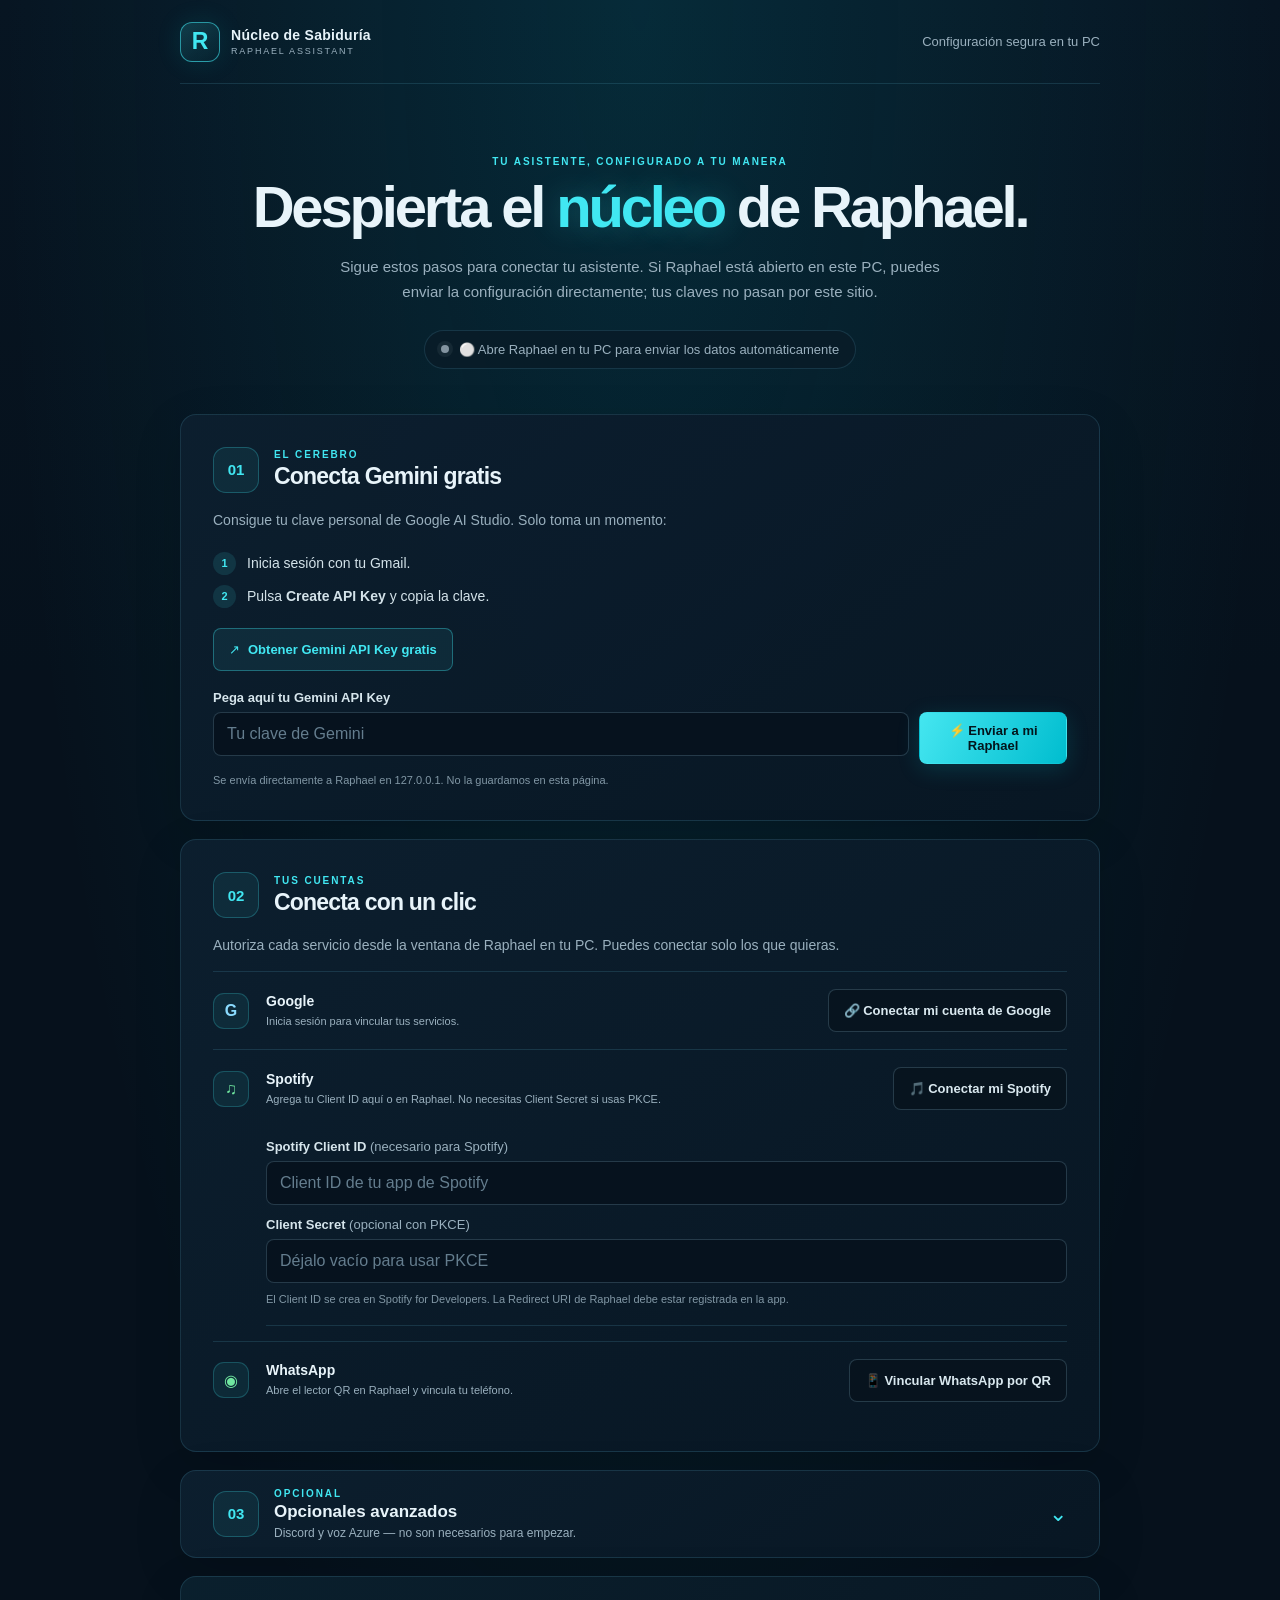
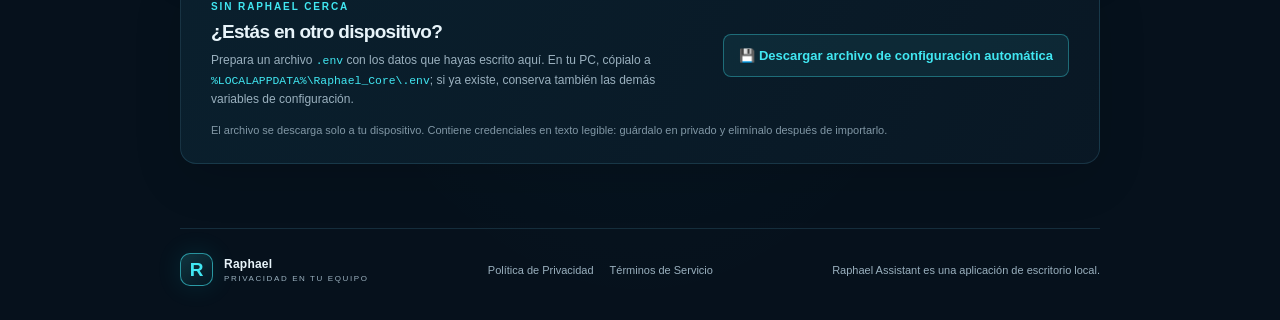
<file: index.html>
<!doctype html>
<html lang="es">
<head>
  <meta charset="utf-8">
  <meta name="viewport" content="width=device-width, initial-scale=1">
  <meta name="theme-color" content="#06111c">
  <meta name="description" content="Configura Raphael Assistant paso a paso. Tus claves se guardan en tu propio PC.">
  <title>Núcleo de Sabiduría — Raphael</title>
  <link rel="stylesheet" href="portal.css">
  <script src="portal.js" defer></script>
</head>
<body>
  <header class="site-header">
    <a class="brand" href="./" aria-label="Núcleo de Sabiduría Raphael, inicio">
      <span class="brand-mark" aria-hidden="true">R</span>
      <span><strong>Núcleo de Sabiduría</strong><small>RAPHAEL ASSISTANT</small></span>
    </a>
    <span class="header-link">Configuración segura en tu PC</span>
  </header>

  <main>
    <section class="hero">
      <p class="eyebrow">TU ASISTENTE, CONFIGURADO A TU MANERA</p>
      <h1>Despierta el <span>núcleo</span> de Raphael.</h1>
      <p class="hero-copy">Sigue estos pasos para conectar tu asistente. Si Raphael está abierto en este PC, puedes enviar la configuración directamente; tus claves no pasan por este sitio.</p>
      <div id="connection-status" class="connection-status is-checking" role="status" aria-live="polite">
        <span class="status-dot" aria-hidden="true"></span>
        <span id="connection-message">Buscando a Raphael en este equipo…</span>
      </div>
      <p id="raphael-name" class="raphael-name" hidden></p>
    </section>

    <section class="steps" aria-label="Configuración paso a paso">
      <article class="card step-card" id="configuration">
        <div class="step-heading">
          <span class="step-number">01</span>
          <div><p class="eyebrow">EL CEREBRO</p><h2>Conecta Gemini gratis</h2></div>
        </div>
        <p>Consigue tu clave personal de Google AI Studio. Solo toma un momento:</p>
        <ol class="quick-steps">
          <li><span>1</span><span>Inicia sesión con tu Gmail.</span></li>
          <li><span>2</span><span>Pulsa <strong>Create API Key</strong> y copia la clave.</span></li>
        </ol>
        <a class="button button-secondary" href="https://aistudio.google.com/app/apikey" target="_blank" rel="noopener noreferrer">
          <span aria-hidden="true">↗</span> Obtener Gemini API Key gratis
        </a>
        <label class="field-label" for="gemini-key">Pega aquí tu Gemini API Key</label>
        <div class="input-action">
          <input id="gemini-key" name="gemini_api_key" type="password" autocomplete="off" spellcheck="false" placeholder="Tu clave de Gemini" aria-describedby="key-note">
          <button class="button button-primary" id="send-gemini" type="button">⚡ Enviar a mi Raphael</button>
        </div>
        <small id="key-note" class="field-note">Se envía directamente a Raphael en 127.0.0.1. No la guardamos en esta página.</small>
      </article>

      <article class="card step-card">
        <div class="step-heading">
          <span class="step-number">02</span>
          <div><p class="eyebrow">TUS CUENTAS</p><h2>Conecta con un clic</h2></div>
        </div>
        <p>Autoriza cada servicio desde la ventana de Raphael en tu PC. Puedes conectar solo los que quieras.</p>
        <div class="connect-list">
          <div class="connect-row">
            <span class="connect-icon" aria-hidden="true">G</span>
            <span class="connect-copy"><strong>Google</strong><small>Inicia sesión para vincular tus servicios.</small></span>
            <button class="button button-outline" type="button" data-oauth="google">🔗 Conectar mi cuenta de Google</button>
          </div>
          <div class="connect-row">
            <span class="connect-icon spotify" aria-hidden="true">♫</span>
            <span class="connect-copy"><strong>Spotify</strong><small>Agrega tu Client ID aquí o en Raphael. No necesitas Client Secret si usas PKCE.</small></span>
            <button class="button button-outline" type="button" data-oauth="spotify">🎵 Conectar mi Spotify</button>
          </div>
          <div class="spotify-setup">
            <label class="field-label" for="spotify-client-id">Spotify Client ID <span class="optional">(necesario para Spotify)</span></label>
            <input id="spotify-client-id" autocomplete="off" spellcheck="false" placeholder="Client ID de tu app de Spotify">
            <label class="field-label" for="spotify-client-secret">Client Secret <span class="optional">(opcional con PKCE)</span></label>
            <input id="spotify-client-secret" type="password" autocomplete="off" spellcheck="false" placeholder="Déjalo vacío para usar PKCE">
            <small class="field-note">El Client ID se crea en Spotify for Developers. La Redirect URI de Raphael debe estar registrada en la app.</small>
          </div>
          <div class="connect-row">
            <span class="connect-icon whatsapp" aria-hidden="true">◉</span>
            <span class="connect-copy"><strong>WhatsApp</strong><small>Abre el lector QR en Raphael y vincula tu teléfono.</small></span>
            <button class="button button-outline" type="button" data-oauth="whatsapp">📱 Vincular WhatsApp por QR</button>
          </div>
        </div>
      </article>

      <details class="card advanced-card">
        <summary>
          <span class="step-number">03</span>
          <span><span class="eyebrow">OPCIONAL</span><strong>Opcionales avanzados</strong><small>Discord y voz Azure — no son necesarios para empezar.</small></span>
          <span class="chevron" aria-hidden="true">⌄</span>
        </summary>
        <div class="advanced-content">
          <div class="advanced-intro">
            <h2>Solo si los necesitas</h2>
            <p>Raphael funciona sin estas integraciones. Las credenciales se guardan únicamente en tu equipo.</p>
          </div>
          <label class="field-label" for="discord-token">Discord Bot Token</label>
          <input id="discord-token" type="password" autocomplete="off" spellcheck="false" placeholder="Token privado del bot">
          <label class="field-label" for="discord-user-id">Tu Discord User ID <span class="optional">(opcional)</span></label>
          <input id="discord-user-id" autocomplete="off" inputmode="numeric" placeholder="ID numérico de usuario">
          <label class="field-label" for="azure-key">Azure Speech Key <span class="optional">(opcional)</span></label>
          <input id="azure-key" type="password" autocomplete="off" spellcheck="false" placeholder="Edge TTS neuronal gratis es la alternativa automática">
          <label class="field-label" for="azure-region">Azure Speech Region</label>
          <input id="azure-region" autocomplete="off" placeholder="Por ejemplo: eastus">
          <button class="button button-primary advanced-save" id="send-advanced" type="button">Guardar opciones en Raphael</button>
        </div>
      </details>

      <section class="card backup-card" aria-labelledby="backup-title">
        <div class="backup-copy">
          <p class="eyebrow">SIN RAPHAEL CERCA</p>
          <h2 id="backup-title">¿Estás en otro dispositivo?</h2>
          <p>Prepara un archivo <code>.env</code> con los datos que hayas escrito aquí. En tu PC, cópialo a <code>%LOCALAPPDATA%\Raphael_Core\.env</code>; si ya existe, conserva también las demás variables de configuración.</p>
        </div>
        <button class="button button-secondary" id="download-env" type="button">💾 Descargar archivo de configuración automática</button>
        <small>El archivo se descarga solo a tu dispositivo. Contiene credenciales en texto legible: guárdalo en privado y elimínalo después de importarlo.</small>
      </section>

      <p id="action-status" class="action-status" role="status" aria-live="polite"></p>
    </section>
  </main>

  <footer class="site-footer">
    <a class="brand footer-brand" href="./"><span class="brand-mark" aria-hidden="true">R</span><span><strong>Raphael</strong><small>PRIVACIDAD EN TU EQUIPO</small></span></a>
    <nav aria-label="Información legal">
      <a href="privacidad.html">Política de Privacidad</a>
      <a href="terminos.html">Términos de Servicio</a>
    </nav>
    <p>Raphael Assistant es una aplicación de escritorio local.</p>
  </footer>
</body>
</html>
</file>
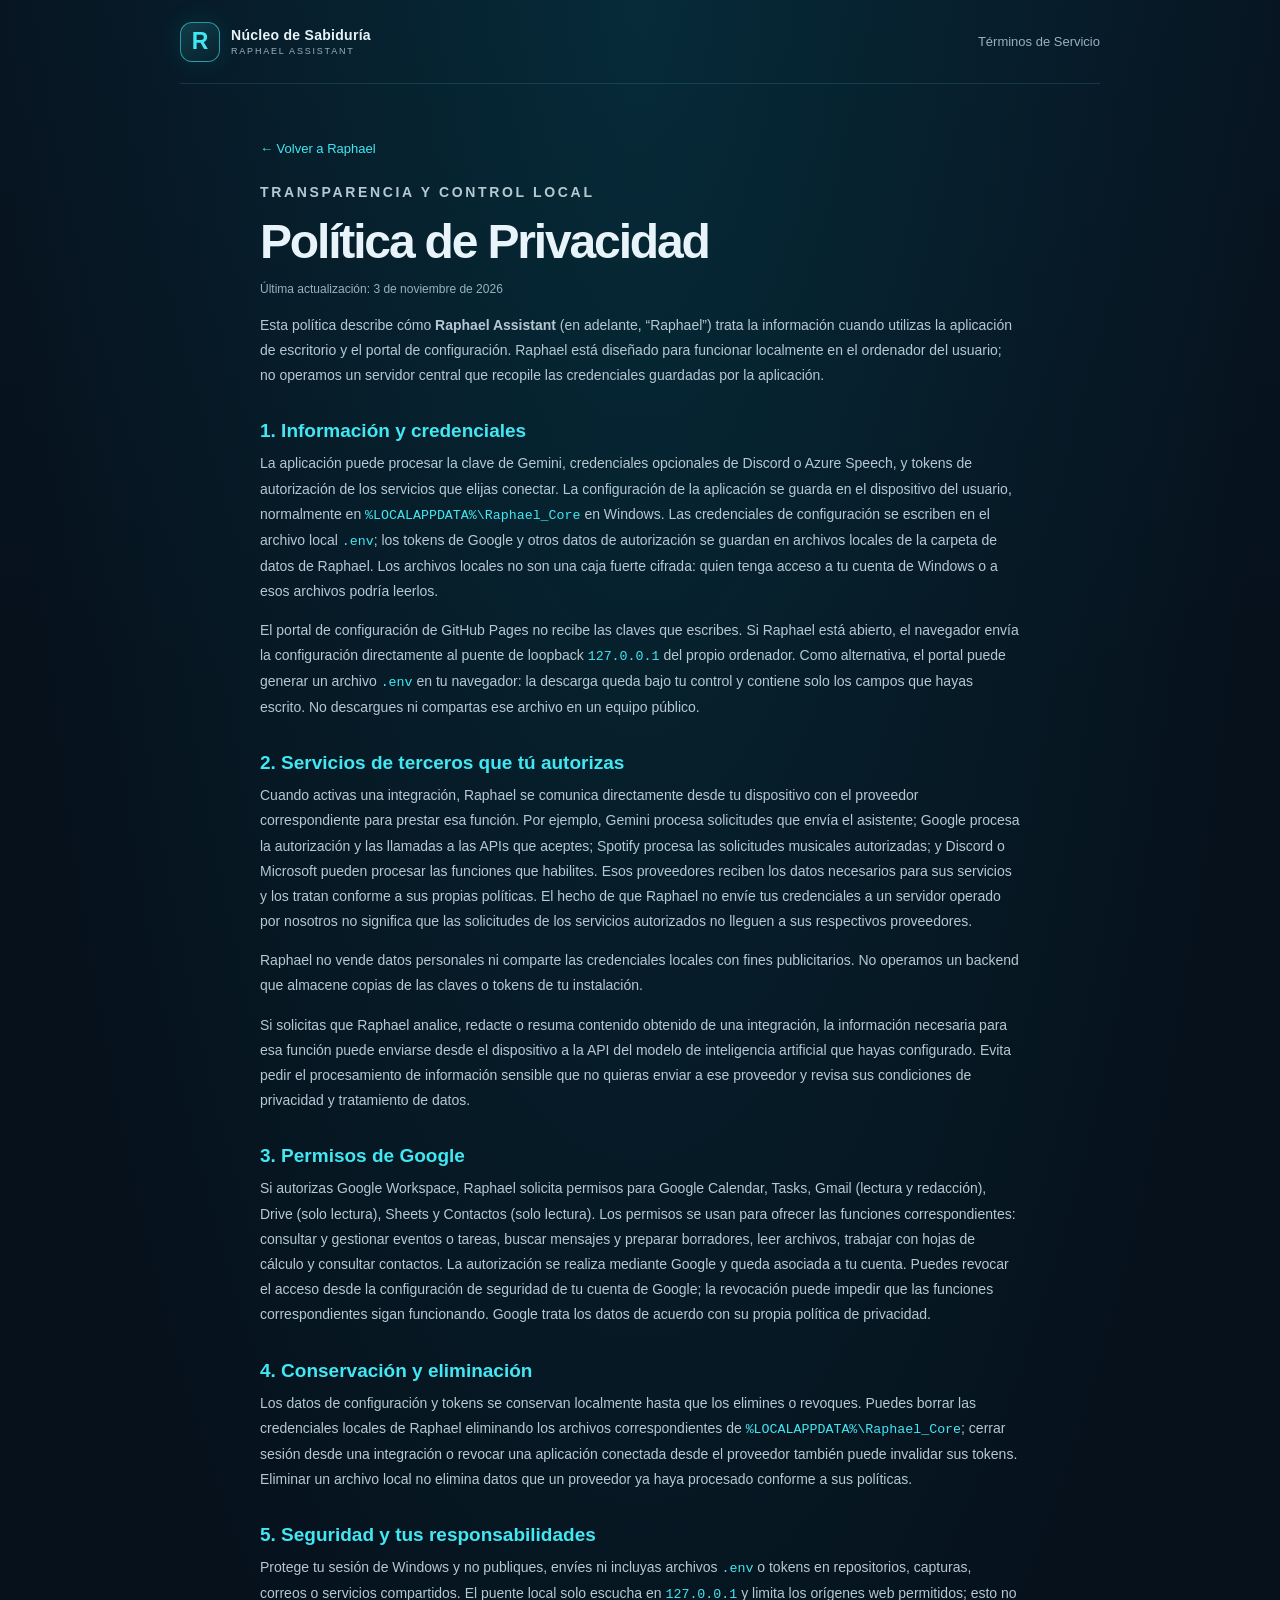
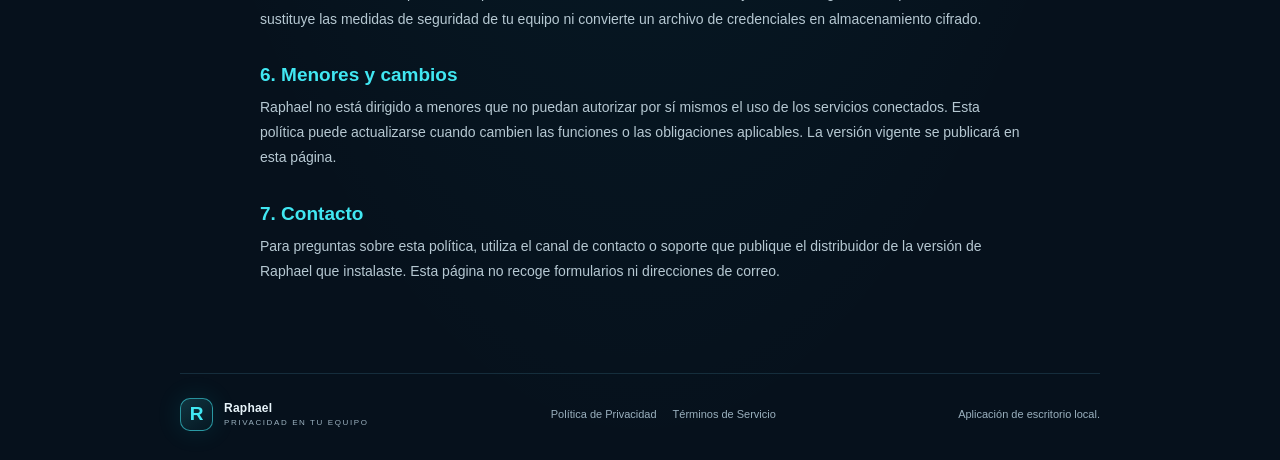
<file: privacidad.html>
<!doctype html>
<html lang="es">
<head>
  <meta charset="utf-8">
  <meta name="viewport" content="width=device-width, initial-scale=1">
  <meta name="theme-color" content="#06111c">
  <meta name="description" content="Política de Privacidad de Raphael Assistant.">
  <title>Política de Privacidad — Raphael</title>
  <link rel="stylesheet" href="portal.css">
  <style>
    .legal { max-width: 760px; margin: 0 auto; padding: 55px 0 75px; }
    .legal h1 { margin-bottom: 10px; font-size: clamp(34px, 6vw, 48px); letter-spacing: -.045em; }
    .legal h2 { margin: 32px 0 9px; color: var(--cyan); font-size: 19px; }
    .legal p, .legal li { color: #b6c8d2; font-size: 14px; line-height: 1.8; }
    .legal ul { padding-left: 22px; }
    .legal .updated { color: var(--muted); font-size: 12px; }
    .back-link { display: inline-block; margin-bottom: 24px; color: var(--cyan); font-size: 13px; text-decoration: none; }
    @media (max-width: 700px) { .legal { padding-top: 38px; } }
  </style>
</head>
<body>
  <header class="site-header">
    <a class="brand" href="index.html"><span class="brand-mark" aria-hidden="true">R</span><span><strong>Núcleo de Sabiduría</strong><small>RAPHAEL ASSISTANT</small></span></a>
    <a class="header-link" href="terminos.html">Términos de Servicio</a>
  </header>
  <main class="legal">
    <a class="back-link" href="index.html">← Volver a Raphael</a>
    <p class="eyebrow">TRANSPARENCIA Y CONTROL LOCAL</p>
    <h1>Política de Privacidad</h1>
    <p class="updated">Última actualización: 3 de noviembre de 2026</p>

    <p>Esta política describe cómo <strong>Raphael Assistant</strong> (en adelante, “Raphael”) trata la información cuando utilizas la aplicación de escritorio y el portal de configuración. Raphael está diseñado para funcionar localmente en el ordenador del usuario; no operamos un servidor central que recopile las credenciales guardadas por la aplicación.</p>

    <h2>1. Información y credenciales</h2>
    <p>La aplicación puede procesar la clave de Gemini, credenciales opcionales de Discord o Azure Speech, y tokens de autorización de los servicios que elijas conectar. La configuración de la aplicación se guarda en el dispositivo del usuario, normalmente en <code>%LOCALAPPDATA%\Raphael_Core</code> en Windows. Las credenciales de configuración se escriben en el archivo local <code>.env</code>; los tokens de Google y otros datos de autorización se guardan en archivos locales de la carpeta de datos de Raphael. Los archivos locales no son una caja fuerte cifrada: quien tenga acceso a tu cuenta de Windows o a esos archivos podría leerlos.</p>
    <p>El portal de configuración de GitHub Pages no recibe las claves que escribes. Si Raphael está abierto, el navegador envía la configuración directamente al puente de loopback <code>127.0.0.1</code> del propio ordenador. Como alternativa, el portal puede generar un archivo <code>.env</code> en tu navegador: la descarga queda bajo tu control y contiene solo los campos que hayas escrito. No descargues ni compartas ese archivo en un equipo público.</p>

    <h2>2. Servicios de terceros que tú autorizas</h2>
    <p>Cuando activas una integración, Raphael se comunica directamente desde tu dispositivo con el proveedor correspondiente para prestar esa función. Por ejemplo, Gemini procesa solicitudes que envía el asistente; Google procesa la autorización y las llamadas a las APIs que aceptes; Spotify procesa las solicitudes musicales autorizadas; y Discord o Microsoft pueden procesar las funciones que habilites. Esos proveedores reciben los datos necesarios para sus servicios y los tratan conforme a sus propias políticas. El hecho de que Raphael no envíe tus credenciales a un servidor operado por nosotros no significa que las solicitudes de los servicios autorizados no lleguen a sus respectivos proveedores.</p>
    <p>Raphael no vende datos personales ni comparte las credenciales locales con fines publicitarios. No operamos un backend que almacene copias de las claves o tokens de tu instalación.</p>
    <p>Si solicitas que Raphael analice, redacte o resuma contenido obtenido de una integración, la información necesaria para esa función puede enviarse desde el dispositivo a la API del modelo de inteligencia artificial que hayas configurado. Evita pedir el procesamiento de información sensible que no quieras enviar a ese proveedor y revisa sus condiciones de privacidad y tratamiento de datos.</p>

    <h2>3. Permisos de Google</h2>
    <p>Si autorizas Google Workspace, Raphael solicita permisos para Google Calendar, Tasks, Gmail (lectura y redacción), Drive (solo lectura), Sheets y Contactos (solo lectura). Los permisos se usan para ofrecer las funciones correspondientes: consultar y gestionar eventos o tareas, buscar mensajes y preparar borradores, leer archivos, trabajar con hojas de cálculo y consultar contactos. La autorización se realiza mediante Google y queda asociada a tu cuenta. Puedes revocar el acceso desde la configuración de seguridad de tu cuenta de Google; la revocación puede impedir que las funciones correspondientes sigan funcionando. Google trata los datos de acuerdo con su propia política de privacidad.</p>

    <h2>4. Conservación y eliminación</h2>
    <p>Los datos de configuración y tokens se conservan localmente hasta que los elimines o revoques. Puedes borrar las credenciales locales de Raphael eliminando los archivos correspondientes de <code>%LOCALAPPDATA%\Raphael_Core</code>; cerrar sesión desde una integración o revocar una aplicación conectada desde el proveedor también puede invalidar sus tokens. Eliminar un archivo local no elimina datos que un proveedor ya haya procesado conforme a sus políticas.</p>

    <h2>5. Seguridad y tus responsabilidades</h2>
    <p>Protege tu sesión de Windows y no publiques, envíes ni incluyas archivos <code>.env</code> o tokens en repositorios, capturas, correos o servicios compartidos. El puente local solo escucha en <code>127.0.0.1</code> y limita los orígenes web permitidos; esto no sustituye las medidas de seguridad de tu equipo ni convierte un archivo de credenciales en almacenamiento cifrado.</p>

    <h2>6. Menores y cambios</h2>
    <p>Raphael no está dirigido a menores que no puedan autorizar por sí mismos el uso de los servicios conectados. Esta política puede actualizarse cuando cambien las funciones o las obligaciones aplicables. La versión vigente se publicará en esta página.</p>

    <h2>7. Contacto</h2>
    <p>Para preguntas sobre esta política, utiliza el canal de contacto o soporte que publique el distribuidor de la versión de Raphael que instalaste. Esta página no recoge formularios ni direcciones de correo.</p>
  </main>
  <footer class="site-footer">
    <a class="brand footer-brand" href="index.html"><span class="brand-mark" aria-hidden="true">R</span><span><strong>Raphael</strong><small>PRIVACIDAD EN TU EQUIPO</small></span></a>
    <nav aria-label="Información legal"><a href="privacidad.html">Política de Privacidad</a><a href="terminos.html">Términos de Servicio</a></nav>
    <p>Aplicación de escritorio local.</p>
  </footer>
</body>
</html>
</file>
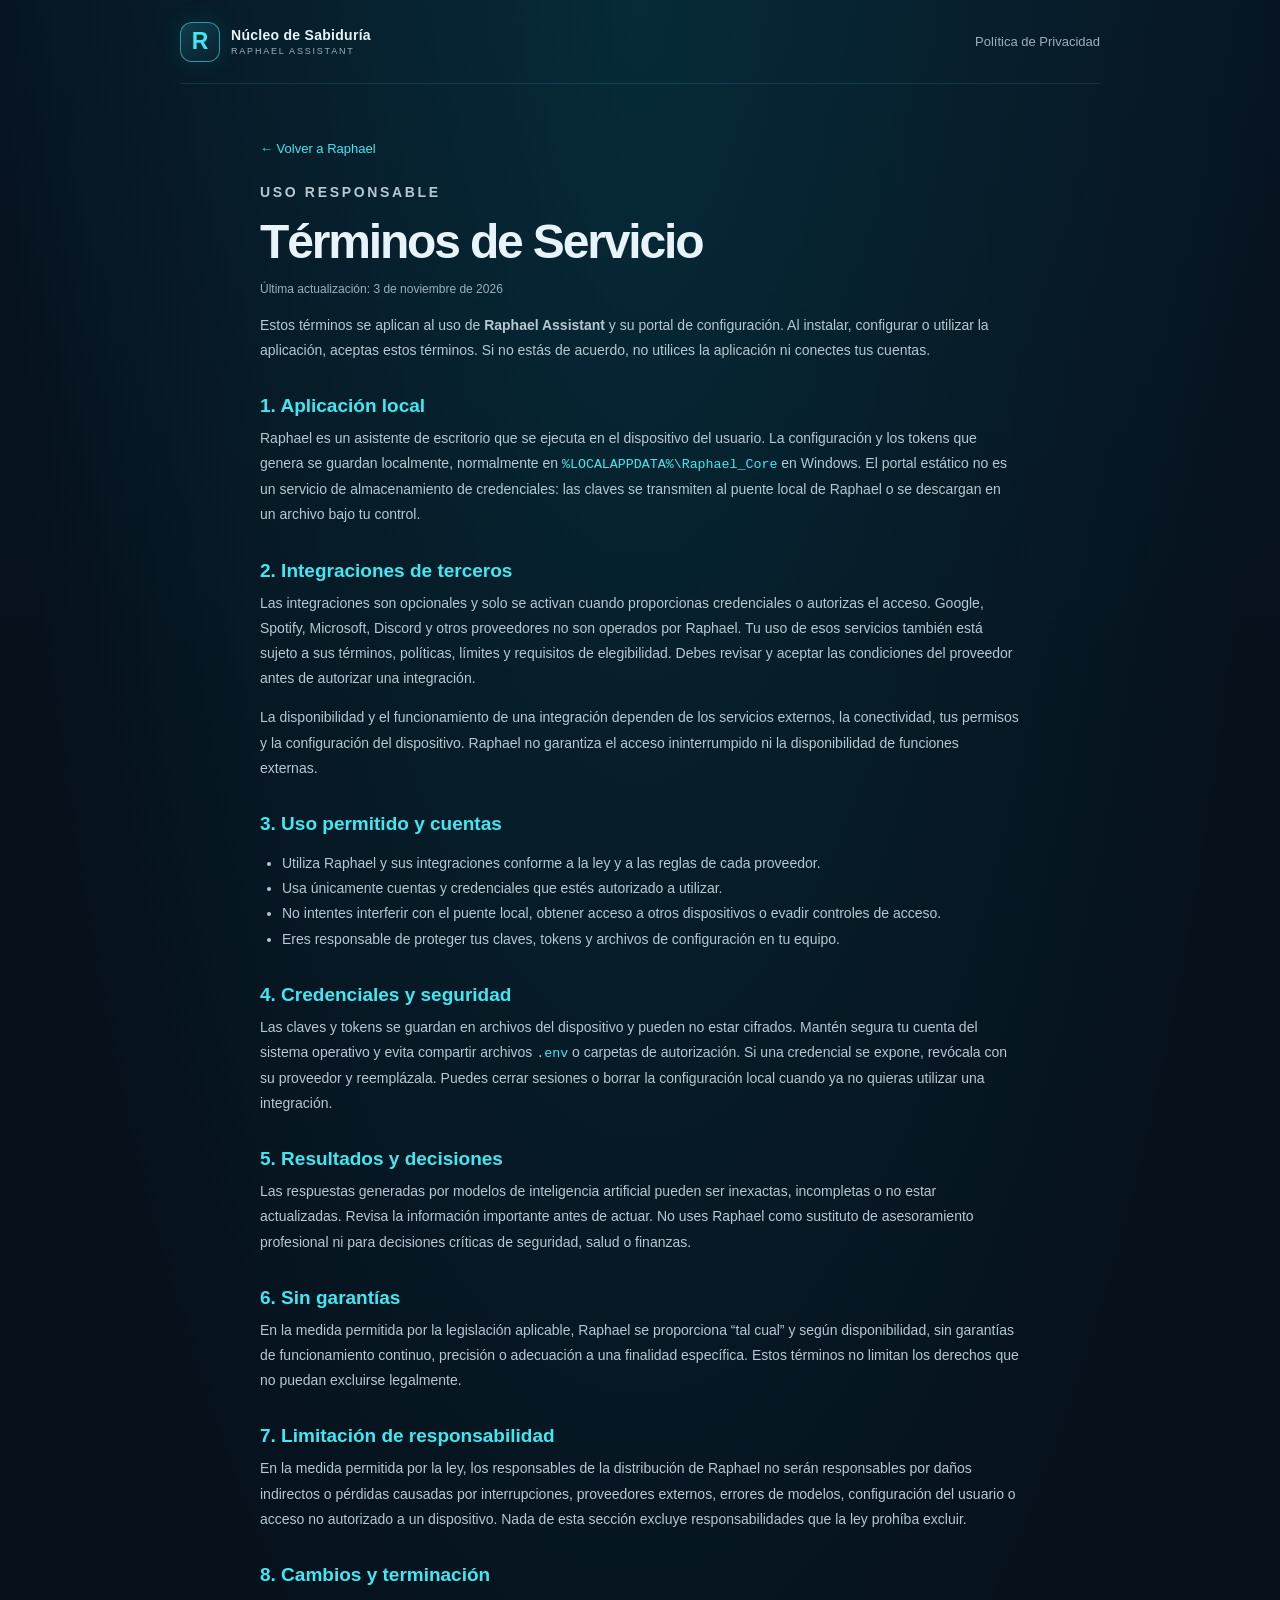
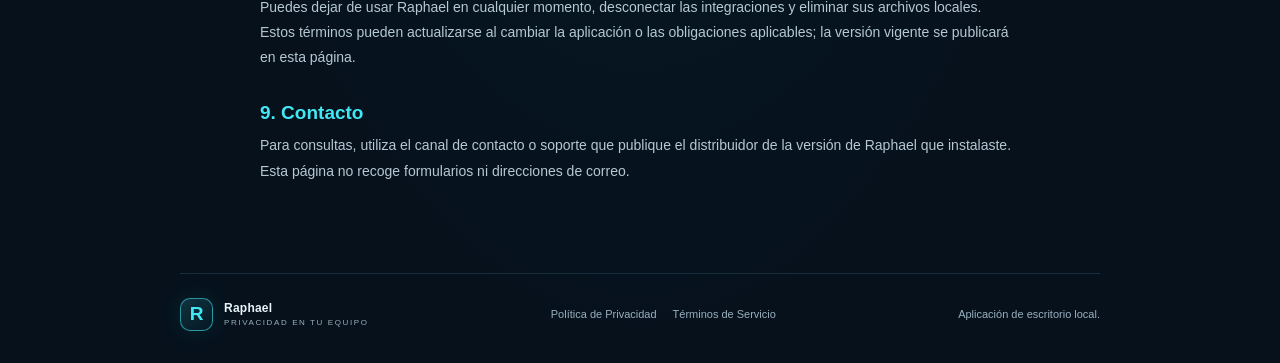
<file: terminos.html>
<!doctype html>
<html lang="es">
<head>
  <meta charset="utf-8">
  <meta name="viewport" content="width=device-width, initial-scale=1">
  <meta name="theme-color" content="#06111c">
  <meta name="description" content="Términos de Servicio de Raphael Assistant.">
  <title>Términos de Servicio — Raphael</title>
  <link rel="stylesheet" href="portal.css">
  <style>
    .legal { max-width: 760px; margin: 0 auto; padding: 55px 0 75px; }
    .legal h1 { margin-bottom: 10px; font-size: clamp(34px, 6vw, 48px); letter-spacing: -.045em; }
    .legal h2 { margin: 32px 0 9px; color: var(--cyan); font-size: 19px; }
    .legal p, .legal li { color: #b6c8d2; font-size: 14px; line-height: 1.8; }
    .legal ul { padding-left: 22px; }
    .legal .updated { color: var(--muted); font-size: 12px; }
    .back-link { display: inline-block; margin-bottom: 24px; color: var(--cyan); font-size: 13px; text-decoration: none; }
    @media (max-width: 700px) { .legal { padding-top: 38px; } }
  </style>
</head>
<body>
  <header class="site-header">
    <a class="brand" href="index.html"><span class="brand-mark" aria-hidden="true">R</span><span><strong>Núcleo de Sabiduría</strong><small>RAPHAEL ASSISTANT</small></span></a>
    <a class="header-link" href="privacidad.html">Política de Privacidad</a>
  </header>
  <main class="legal">
    <a class="back-link" href="index.html">← Volver a Raphael</a>
    <p class="eyebrow">USO RESPONSABLE</p>
    <h1>Términos de Servicio</h1>
    <p class="updated">Última actualización: 3 de noviembre de 2026</p>

    <p>Estos términos se aplican al uso de <strong>Raphael Assistant</strong> y su portal de configuración. Al instalar, configurar o utilizar la aplicación, aceptas estos términos. Si no estás de acuerdo, no utilices la aplicación ni conectes tus cuentas.</p>

    <h2>1. Aplicación local</h2>
    <p>Raphael es un asistente de escritorio que se ejecuta en el dispositivo del usuario. La configuración y los tokens que genera se guardan localmente, normalmente en <code>%LOCALAPPDATA%\Raphael_Core</code> en Windows. El portal estático no es un servicio de almacenamiento de credenciales: las claves se transmiten al puente local de Raphael o se descargan en un archivo bajo tu control.</p>

    <h2>2. Integraciones de terceros</h2>
    <p>Las integraciones son opcionales y solo se activan cuando proporcionas credenciales o autorizas el acceso. Google, Spotify, Microsoft, Discord y otros proveedores no son operados por Raphael. Tu uso de esos servicios también está sujeto a sus términos, políticas, límites y requisitos de elegibilidad. Debes revisar y aceptar las condiciones del proveedor antes de autorizar una integración.</p>
    <p>La disponibilidad y el funcionamiento de una integración dependen de los servicios externos, la conectividad, tus permisos y la configuración del dispositivo. Raphael no garantiza el acceso ininterrumpido ni la disponibilidad de funciones externas.</p>

    <h2>3. Uso permitido y cuentas</h2>
    <ul>
      <li>Utiliza Raphael y sus integraciones conforme a la ley y a las reglas de cada proveedor.</li>
      <li>Usa únicamente cuentas y credenciales que estés autorizado a utilizar.</li>
      <li>No intentes interferir con el puente local, obtener acceso a otros dispositivos o evadir controles de acceso.</li>
      <li>Eres responsable de proteger tus claves, tokens y archivos de configuración en tu equipo.</li>
    </ul>

    <h2>4. Credenciales y seguridad</h2>
    <p>Las claves y tokens se guardan en archivos del dispositivo y pueden no estar cifrados. Mantén segura tu cuenta del sistema operativo y evita compartir archivos <code>.env</code> o carpetas de autorización. Si una credencial se expone, revócala con su proveedor y reemplázala. Puedes cerrar sesiones o borrar la configuración local cuando ya no quieras utilizar una integración.</p>

    <h2>5. Resultados y decisiones</h2>
    <p>Las respuestas generadas por modelos de inteligencia artificial pueden ser inexactas, incompletas o no estar actualizadas. Revisa la información importante antes de actuar. No uses Raphael como sustituto de asesoramiento profesional ni para decisiones críticas de seguridad, salud o finanzas.</p>

    <h2>6. Sin garantías</h2>
    <p>En la medida permitida por la legislación aplicable, Raphael se proporciona “tal cual” y según disponibilidad, sin garantías de funcionamiento continuo, precisión o adecuación a una finalidad específica. Estos términos no limitan los derechos que no puedan excluirse legalmente.</p>

    <h2>7. Limitación de responsabilidad</h2>
    <p>En la medida permitida por la ley, los responsables de la distribución de Raphael no serán responsables por daños indirectos o pérdidas causadas por interrupciones, proveedores externos, errores de modelos, configuración del usuario o acceso no autorizado a un dispositivo. Nada de esta sección excluye responsabilidades que la ley prohíba excluir.</p>

    <h2>8. Cambios y terminación</h2>
    <p>Puedes dejar de usar Raphael en cualquier momento, desconectar las integraciones y eliminar sus archivos locales. Estos términos pueden actualizarse al cambiar la aplicación o las obligaciones aplicables; la versión vigente se publicará en esta página.</p>

    <h2>9. Contacto</h2>
    <p>Para consultas, utiliza el canal de contacto o soporte que publique el distribuidor de la versión de Raphael que instalaste. Esta página no recoge formularios ni direcciones de correo.</p>
  </main>
  <footer class="site-footer">
    <a class="brand footer-brand" href="index.html"><span class="brand-mark" aria-hidden="true">R</span><span><strong>Raphael</strong><small>PRIVACIDAD EN TU EQUIPO</small></span></a>
    <nav aria-label="Información legal"><a href="privacidad.html">Política de Privacidad</a><a href="terminos.html">Términos de Servicio</a></nav>
    <p>Aplicación de escritorio local.</p>
  </footer>
</body>
</html>
</file>
<file: portal.css>
:root {
  color-scheme: dark;
  --bg: #06111c;
  --panel: #0a1927;
  --panel-raised: #0d2030;
  --line: rgba(99, 190, 220, .16);
  --cyan: #41e7f2;
  --cyan-strong: #00cbd9;
  --text: #e8f4fa;
  --muted: #9ab0be;
  --green: #63efb2;
  --red: #ff8291;
  font-family: "Segoe UI", "Trebuchet MS", sans-serif;
  background: var(--bg);
  color: var(--text);
  font-synthesis: none;
  text-rendering: optimizeLegibility;
}

* { box-sizing: border-box; }

body {
  min-height: 100vh;
  margin: 0;
  background:
    radial-gradient(ellipse at 50% 0, rgba(0, 199, 222, .12), transparent 40rem),
    linear-gradient(180deg, #071522 0%, var(--bg) 42rem);
}

a { color: inherit; }
button, input { font: inherit; }
button:focus-visible, a:focus-visible, input:focus-visible, summary:focus-visible { outline: 2px solid var(--cyan); outline-offset: 3px; }

.site-header, main, .site-footer { width: min(100% - 40px, 920px); margin-inline: auto; }
.site-header { display: flex; align-items: center; justify-content: space-between; min-height: 84px; border-bottom: 1px solid var(--line); }
.brand { display: inline-flex; align-items: center; gap: 11px; text-decoration: none; }
.brand-mark { display: grid; width: 40px; height: 40px; place-items: center; border: 1px solid rgba(65, 231, 242, .58); border-radius: 12px; background: linear-gradient(145deg, rgba(65, 231, 242, .17), rgba(0, 203, 217, .03)); box-shadow: 0 0 26px rgba(0, 203, 217, .12); color: var(--cyan); font-family: "Segoe UI", sans-serif; font-size: 23px; font-weight: 700; }
.brand strong, .brand small { display: block; }
.brand strong { font-family: "Space Grotesk", sans-serif; font-size: 14px; letter-spacing: .02em; }
.brand small { margin-top: 3px; color: var(--muted); font-size: 9px; letter-spacing: .2em; }
.header-link { color: var(--muted); font-size: 13px; text-decoration: none; }
.header-link:hover, .site-footer nav a:hover { color: var(--cyan); }

.hero { padding: 72px 0 45px; text-align: center; }
.eyebrow { margin: 0 0 9px; color: var(--cyan); font-size: 10px; font-weight: 700; letter-spacing: .19em; }
h1, h2, p { margin-top: 0; }
h1, h2 { font-family: "Segoe UI", "Trebuchet MS", sans-serif; }
.hero h1 { margin-bottom: 15px; font-size: clamp(36px, 7vw, 58px); letter-spacing: -.055em; line-height: 1.08; }
.hero h1 span { color: var(--cyan); text-shadow: 0 0 30px rgba(65, 231, 242, .28); }
.hero-copy { max-width: 625px; margin: 0 auto; color: var(--muted); font-size: 15px; line-height: 1.7; }
.connection-status { display: inline-flex; align-items: center; gap: 10px; margin-top: 25px; padding: 11px 16px; border: 1px solid var(--line); border-radius: 999px; background: rgba(9, 27, 40, .82); color: var(--muted); font-size: 13px; }
.status-dot { width: 8px; height: 8px; flex: 0 0 auto; border-radius: 50%; background: #70808b; box-shadow: 0 0 0 4px rgba(112, 128, 139, .12); }
.connection-status.is-online { border-color: rgba(99, 239, 178, .3); color: var(--green); }
.connection-status.is-online .status-dot { background: var(--green); box-shadow: 0 0 0 4px rgba(99, 239, 178, .12), 0 0 14px rgba(99, 239, 178, .75); }
.connection-status.is-offline .status-dot { background: #8394a0; }
.connection-status.is-checking .status-dot { animation: pulse 1.2s ease-in-out infinite; }
.raphael-name { margin: 10px 0 0; color: var(--muted); font-size: 12px; }
@keyframes pulse { 50% { opacity: .35; } }

.steps { display: grid; gap: 18px; padding-bottom: 64px; }
.card { border: 1px solid var(--line); border-radius: 16px; background: linear-gradient(145deg, rgba(12, 31, 47, .98), rgba(8, 23, 36, .98)); box-shadow: 0 15px 50px rgba(0, 0, 0, .12); }
.step-card { padding: clamp(20px, 5vw, 32px); }
.step-heading { display: flex; align-items: center; gap: 15px; margin-bottom: 16px; }
.step-heading .eyebrow { margin-bottom: 3px; }
.step-heading h2, .backup-copy h2, .advanced-intro h2 { margin: 0; font-size: 23px; letter-spacing: -.035em; }
.step-number { display: grid; width: 46px; height: 46px; flex: 0 0 auto; place-items: center; border: 1px solid rgba(65, 231, 242, .25); border-radius: 13px; background: rgba(65, 231, 242, .07); color: var(--cyan); font-family: "Segoe UI", sans-serif; font-size: 15px; font-weight: 700; }
.step-card > p, .backup-copy > p:not(.eyebrow), .advanced-intro > p { color: var(--muted); font-size: 14px; line-height: 1.65; }
.quick-steps { display: grid; gap: 10px; margin: 20px 0; padding: 0; list-style: none; }
.quick-steps li { display: flex; align-items: center; gap: 11px; color: #d3e2e9; font-size: 14px; }
.quick-steps li > span:first-child { display: grid; width: 23px; height: 23px; place-items: center; border-radius: 50%; background: rgba(65, 231, 242, .12); color: var(--cyan); font-size: 11px; font-weight: 700; }
.button { display: inline-flex; min-height: 43px; align-items: center; justify-content: center; gap: 8px; padding: 10px 15px; border: 1px solid transparent; border-radius: 8px; cursor: pointer; font-size: 13px; font-weight: 700; text-align: center; text-decoration: none; transition: background .16s ease, border-color .16s ease, transform .16s ease; }
.button:hover { transform: translateY(-1px); }
.button-primary { background: linear-gradient(115deg, #45e6f0, #00bdcf); color: #03151c; box-shadow: 0 5px 22px rgba(0, 203, 217, .17); }
.button-primary:hover { background: #6cf4fa; }
.button-secondary { border-color: rgba(65, 231, 242, .35); background: rgba(65, 231, 242, .08); color: var(--cyan); }
.button-secondary:hover, .button-outline:hover { border-color: var(--cyan); background: rgba(65, 231, 242, .14); }
.field-label { display: block; margin: 19px 0 7px; color: #d6e5ec; font-size: 13px; font-weight: 600; }
input { width: 100%; min-width: 0; height: 44px; padding: 0 13px; border: 1px solid rgba(127, 174, 197, .25); border-radius: 8px; background: #06121e; color: var(--text); }
input::placeholder { color: #647d8e; }
.input-action { display: flex; gap: 10px; }
.input-action input { flex: 1 1 auto; }
.field-note { display: block; margin-top: 8px; color: #8197a5; font-size: 11px; line-height: 1.5; }

.connect-list { display: grid; }
.connect-row { display: grid; grid-template-columns: 39px minmax(0, 1fr) auto; align-items: center; gap: 14px; padding: 17px 0; border-top: 1px solid var(--line); }
.connect-icon { display: grid; width: 36px; height: 36px; place-items: center; border: 1px solid rgba(65, 231, 242, .22); border-radius: 11px; background: rgba(65, 231, 242, .07); color: #8bdcff; font-family: "Segoe UI", sans-serif; font-weight: 700; }
.connect-icon.spotify { color: #70e7a0; }
.connect-icon.whatsapp { color: #70e7a0; }
.connect-copy strong, .connect-copy small { display: block; }
.connect-copy strong { margin-bottom: 4px; font-size: 14px; }
.connect-copy small { max-width: 400px; color: var(--muted); font-size: 11px; line-height: 1.5; }
.button-outline { border-color: rgba(127, 174, 197, .25); background: rgba(7, 18, 29, .72); color: #d9e8ef; }
.spotify-setup { margin: 0 0 15px 53px; padding: 0 0 17px; border-bottom: 1px solid var(--line); }
.spotify-setup .field-label { margin-top: 12px; }

.advanced-card { overflow: hidden; }
.advanced-card summary { display: flex; min-height: 82px; align-items: center; gap: 15px; padding: 17px clamp(20px, 5vw, 32px); cursor: pointer; list-style: none; }
.advanced-card summary::-webkit-details-marker { display: none; }
.advanced-card summary > span:nth-child(2) { flex: 1; }
.advanced-card summary .eyebrow, .advanced-card summary strong, .advanced-card summary small { display: block; }
.advanced-card summary .eyebrow { margin-bottom: 3px; }
.advanced-card summary strong { font-family: "Segoe UI", sans-serif; font-size: 17px; }
.advanced-card summary small { margin-top: 4px; color: var(--muted); font-size: 12px; }
.chevron { color: var(--cyan); font-size: 22px; transition: transform .18s ease; }
.advanced-card[open] .chevron { transform: rotate(180deg); }
.advanced-content { padding: 0 clamp(20px, 5vw, 32px) 25px; border-top: 1px solid var(--line); }
.advanced-intro { padding-top: 22px; }
.advanced-intro h2 { margin-bottom: 7px; font-size: 19px; }
.advanced-intro > p { margin-bottom: 5px; font-size: 13px; }
.optional { color: var(--muted); font-weight: 400; }
.advanced-save { margin-top: 20px; }

.backup-card { display: grid; grid-template-columns: 1fr auto; align-items: center; gap: 12px 25px; padding: 24px clamp(20px, 5vw, 30px); background: linear-gradient(120deg, rgba(10, 32, 46, .98), rgba(9, 24, 37, .98)); }
.backup-copy h2 { margin-bottom: 8px; font-size: 19px; }
.backup-copy > p:not(.eyebrow) { max-width: 480px; margin-bottom: 0; font-size: 12px; }
.backup-card > small { grid-column: 1 / -1; color: #8197a5; font-size: 11px; line-height: 1.55; }
code { color: var(--cyan); font-size: .95em; }
.action-status { min-height: 0; margin: -4px 2px 0; color: var(--muted); font-size: 13px; line-height: 1.5; }
.action-status:empty { display: none; }
.action-status.is-success { color: var(--green); }
.action-status.is-error { color: var(--red); }

.site-footer { display: flex; align-items: center; justify-content: space-between; gap: 18px; padding: 24px 0 34px; border-top: 1px solid var(--line); }
.footer-brand .brand-mark { width: 33px; height: 33px; border-radius: 10px; font-size: 19px; }
.footer-brand strong { font-size: 12px; }
.footer-brand small { font-size: 8px; }
.site-footer nav { display: flex; flex-wrap: wrap; gap: 16px; }
.site-footer nav a, .site-footer > p { margin: 0; color: var(--muted); font-size: 11px; text-decoration: none; }

@media (max-width: 700px) {
  .site-header, main, .site-footer { width: min(100% - 28px, 920px); }
  .hero { padding-top: 54px; }
  .connect-row { grid-template-columns: 36px minmax(0, 1fr); gap: 10px 12px; }
  .connect-row .button { grid-column: 2; justify-self: start; }
  .connect-row .button { max-width: 100%; }
  .spotify-setup { margin-left: 0; }
  .backup-card { grid-template-columns: 1fr; }
  .backup-card > .button { justify-self: start; }
  .site-footer { align-items: flex-start; flex-direction: column; }
}

@media (max-width: 480px) {
  .site-header { min-height: 70px; }
  .header-link { max-width: 95px; font-size: 11px; text-align: right; }
  .hero { padding: 45px 0 31px; }
  .hero-copy { font-size: 13px; }
  .header-link { max-width: 115px; }
  .connection-status { align-items: flex-start; border-radius: 12px; font-size: 12px; text-align: left; }
  .input-action { align-items: stretch; flex-direction: column; }
  .input-action .button { width: 100%; }
  .step-heading h2 { font-size: 20px; }
  .step-number { width: 41px; height: 41px; }
  .site-footer nav { gap: 12px; }
}

@media (prefers-reduced-motion: reduce) {
  *, *::before, *::after { scroll-behavior: auto !important; animation-duration: .01ms !important; transition-duration: .01ms !important; }
}
</file>
